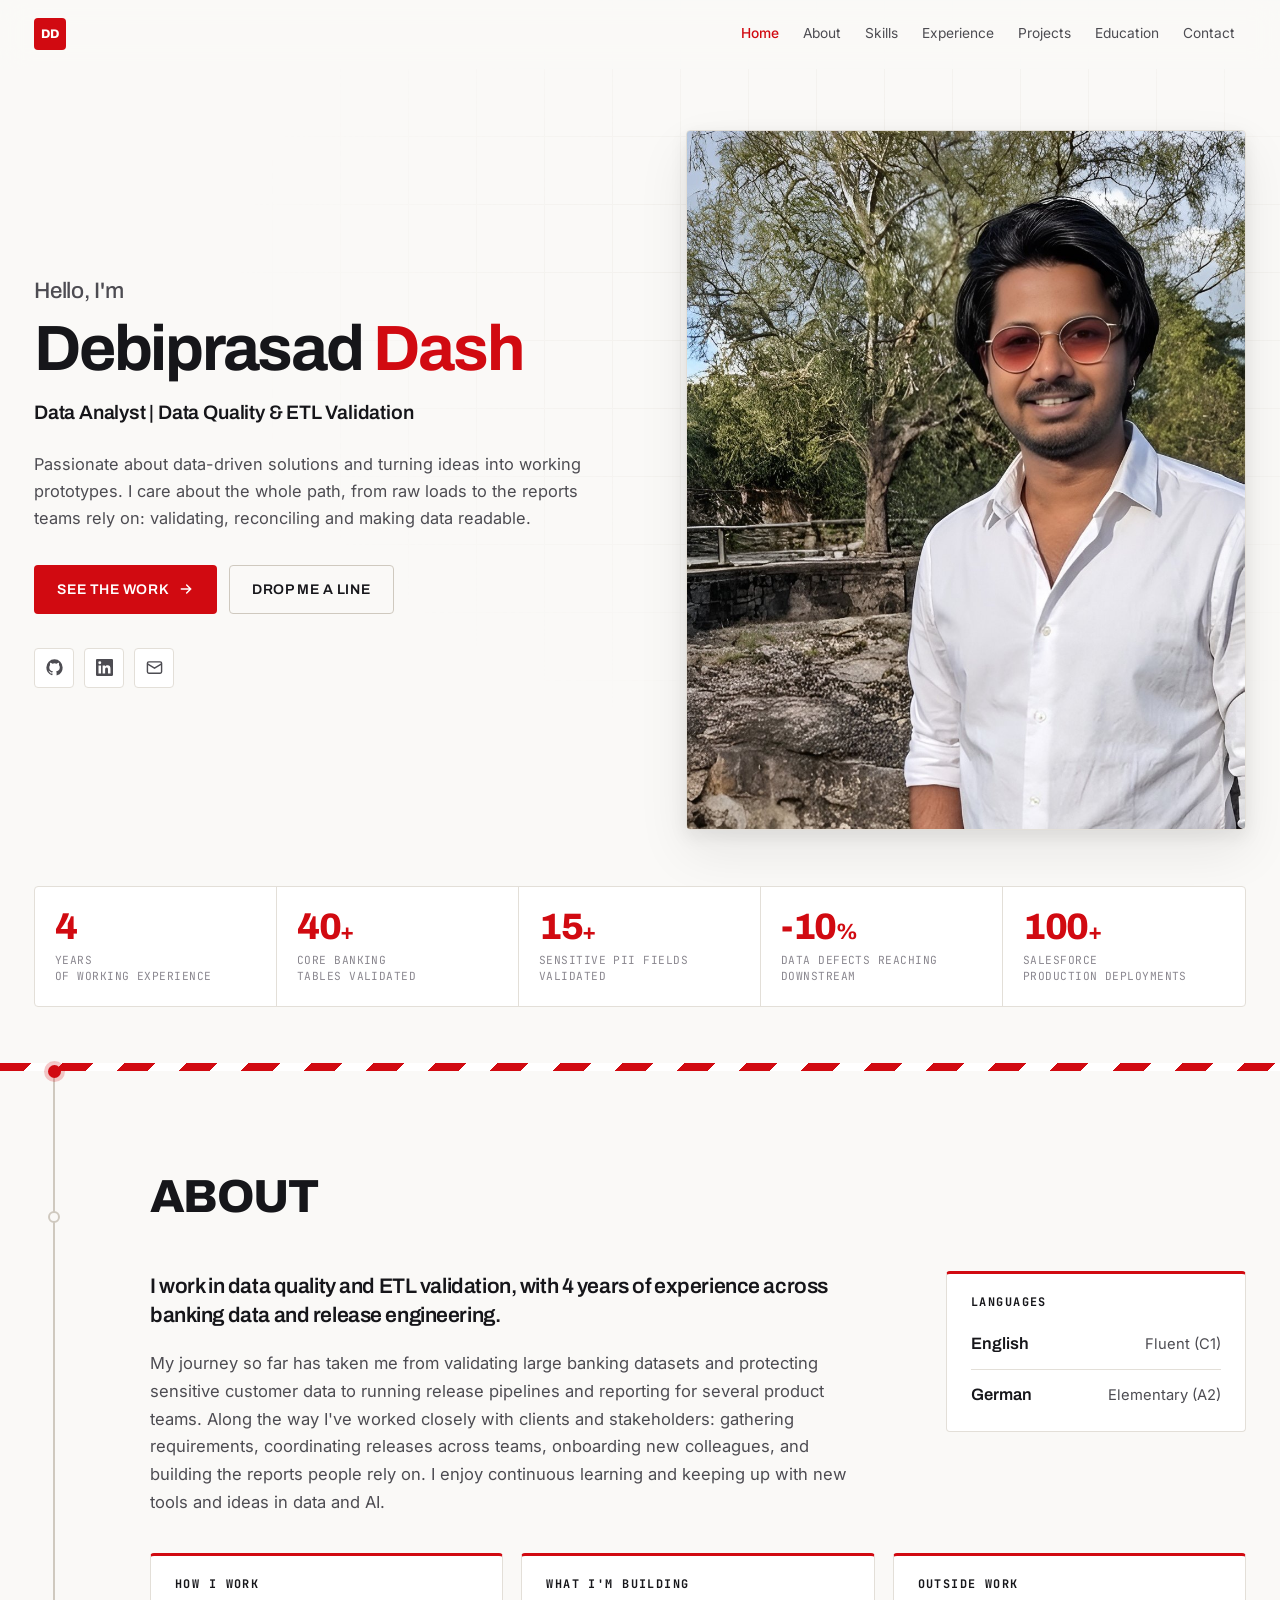
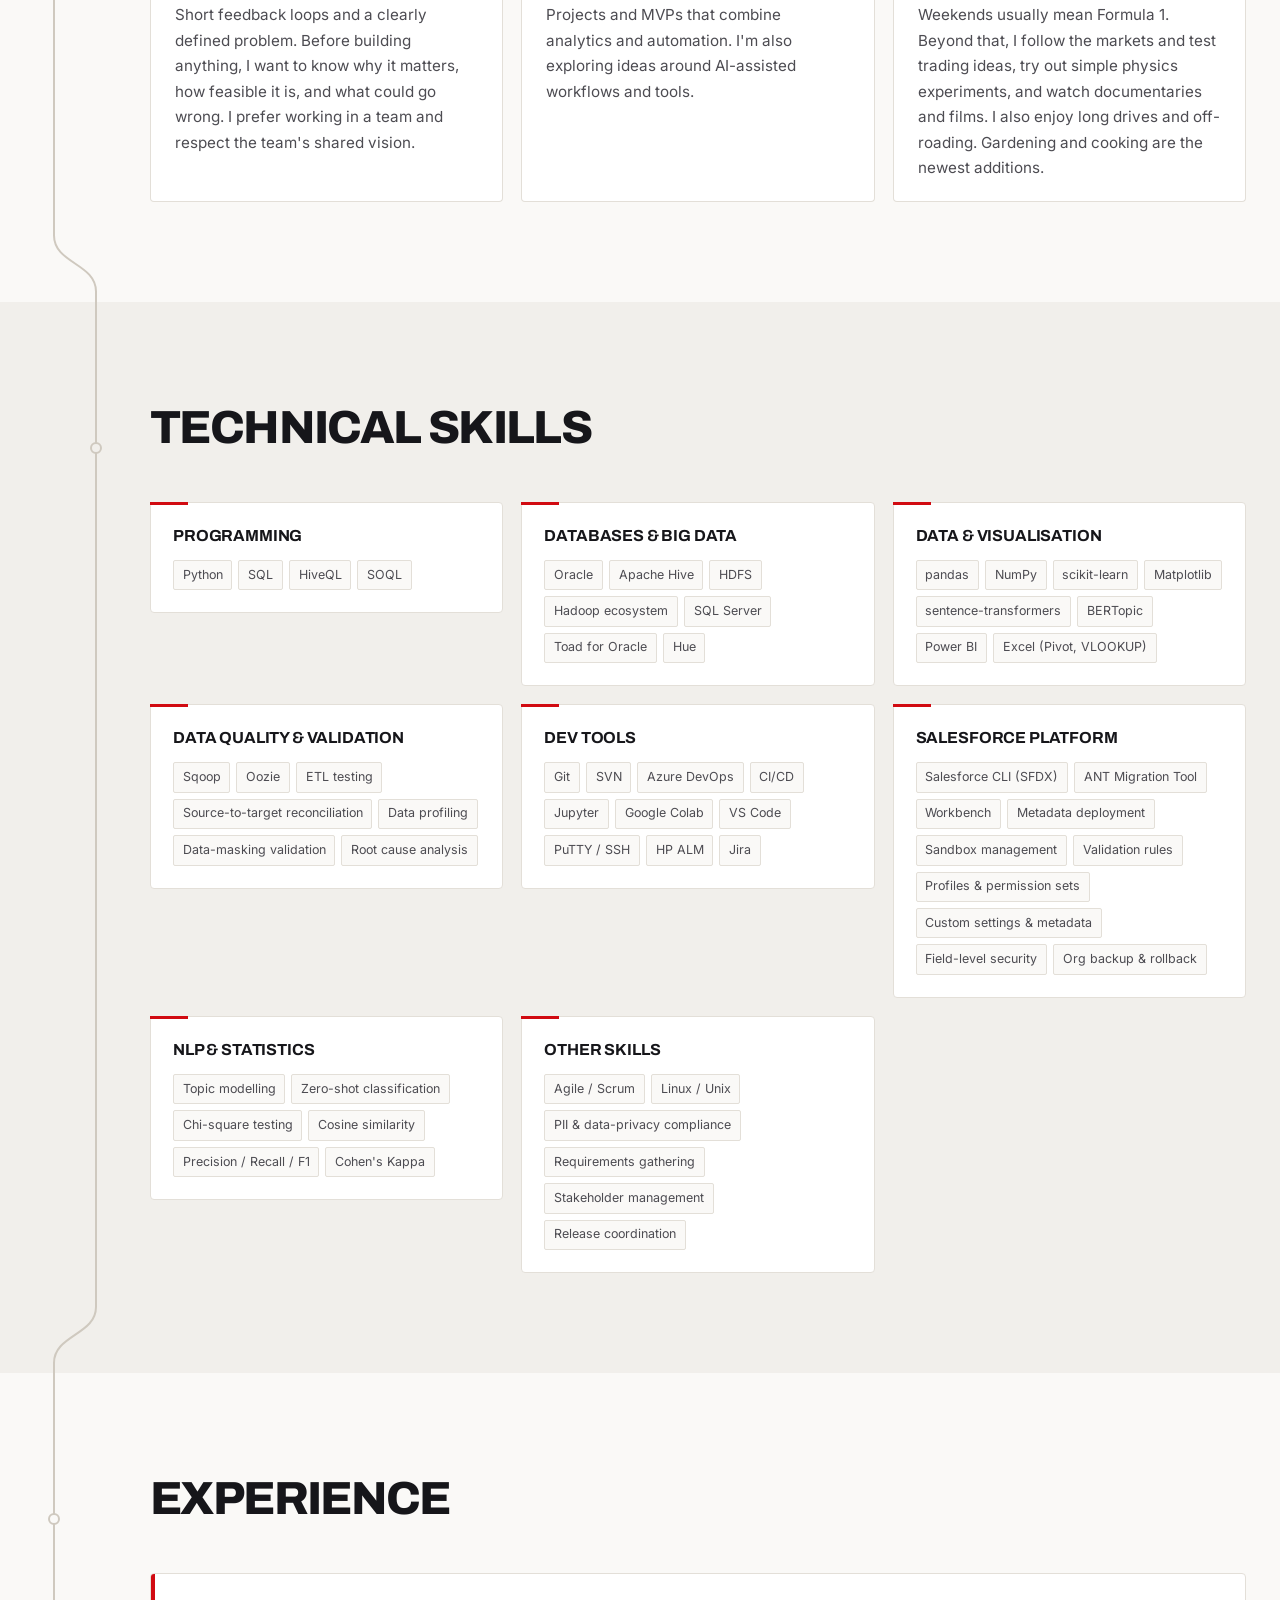
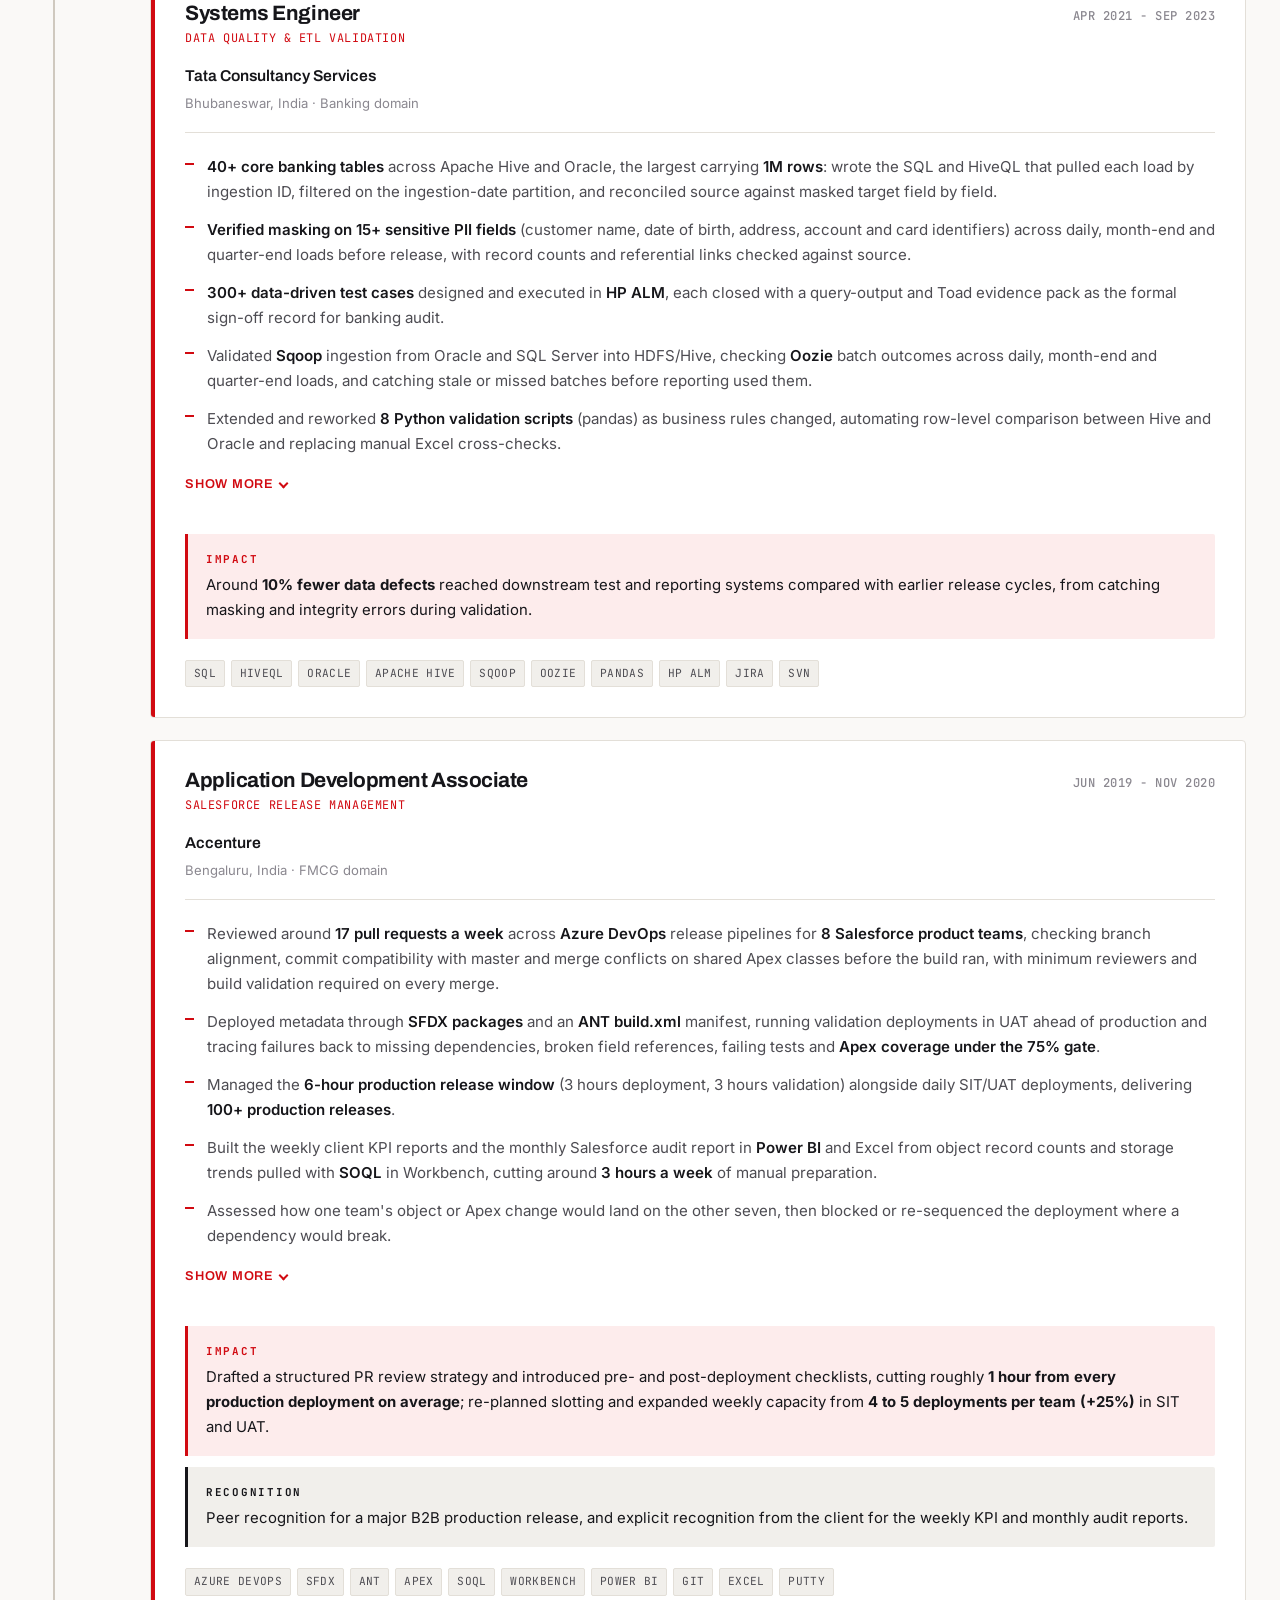
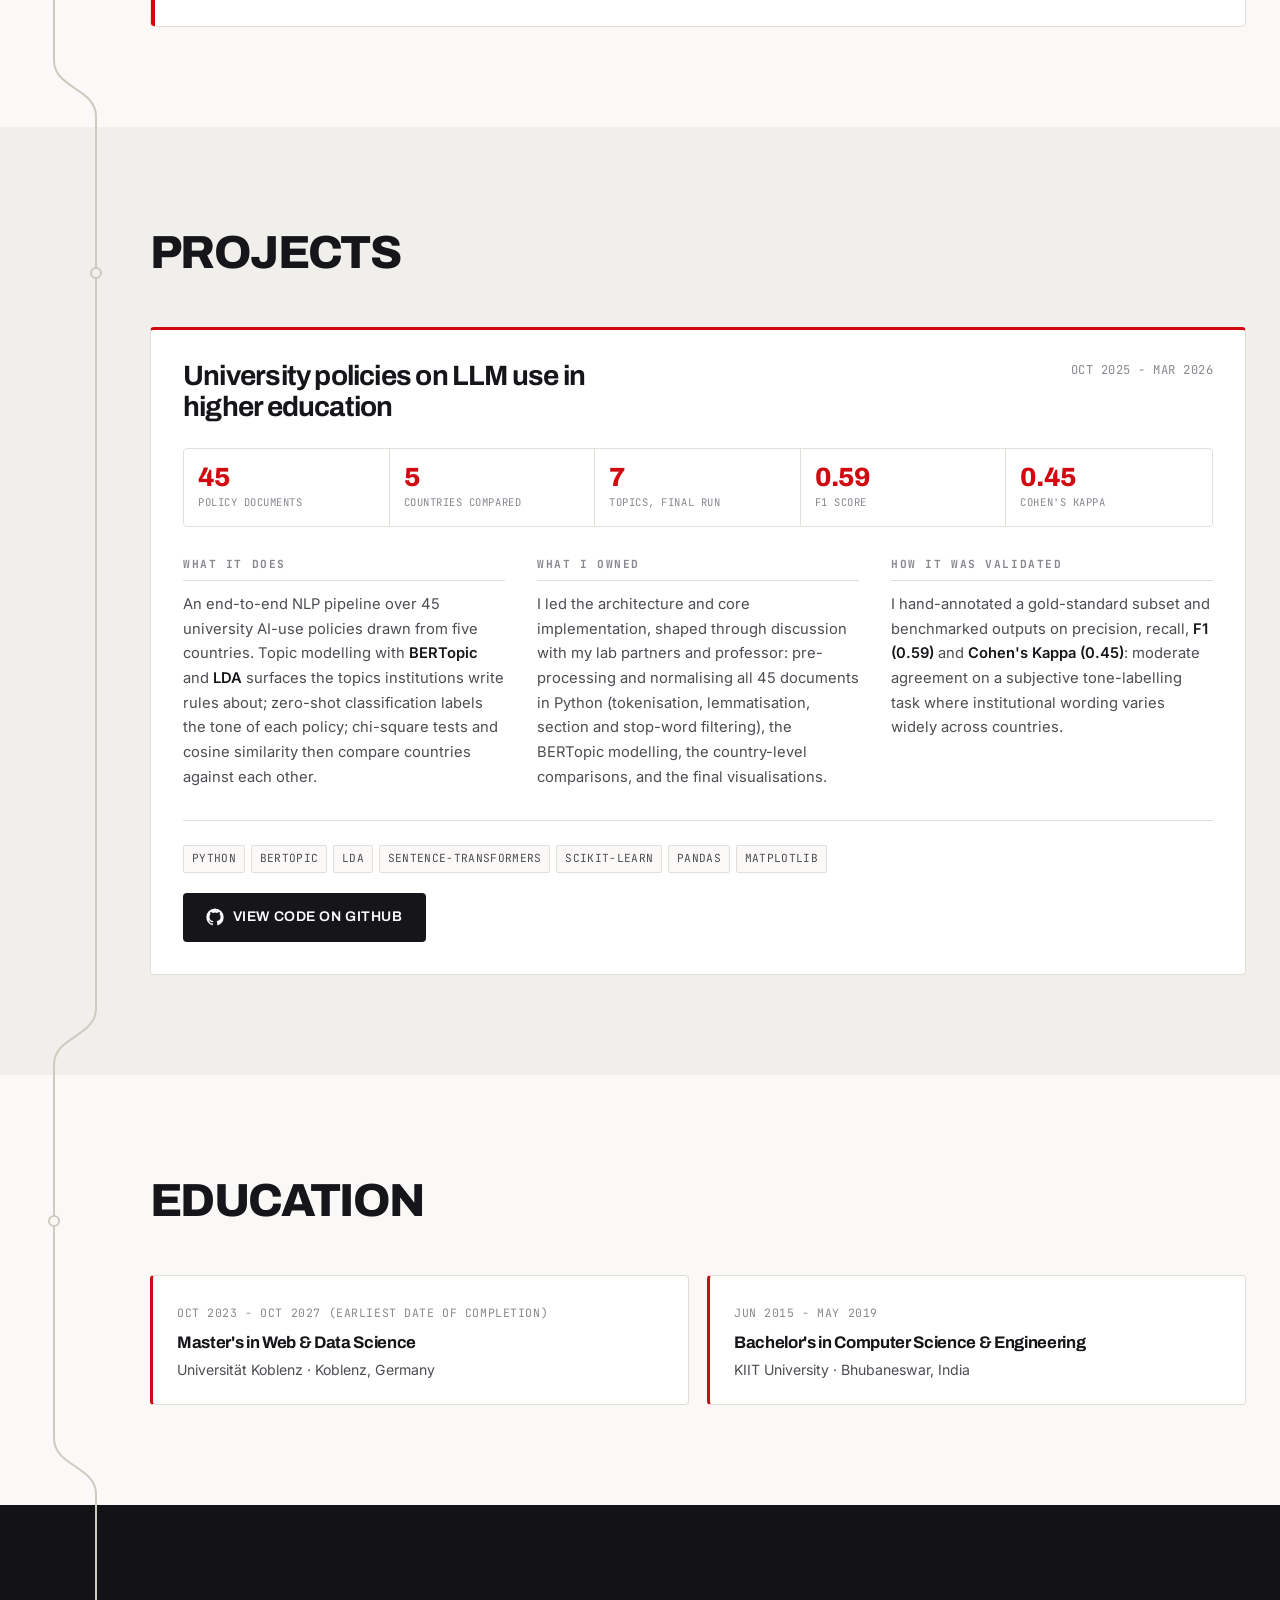
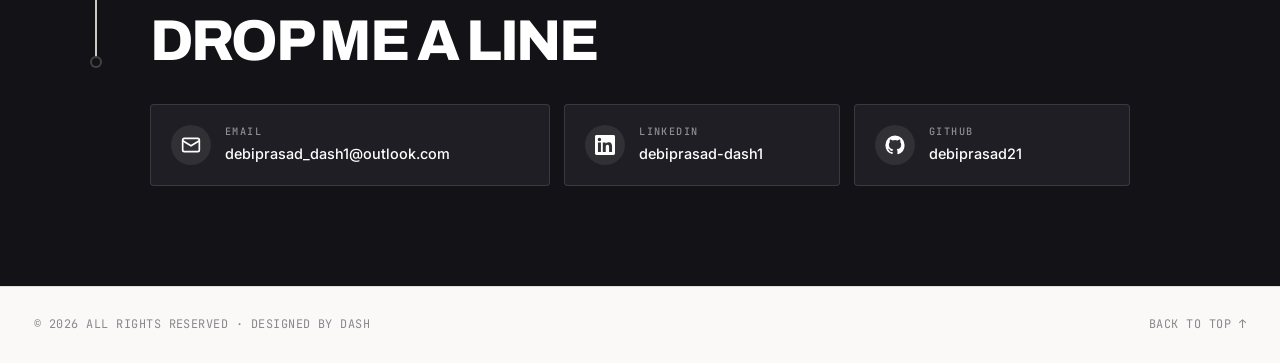
<file: index.html>
<!DOCTYPE html>
<html lang="en">
<head>
  <meta charset="UTF-8" />
  <meta name="viewport" content="width=device-width, initial-scale=1.0" />

  <!-- ============================================================
       SEO / SOCIAL PREVIEW
       The og:image is NOT shown on the page. It is the picture that
       appears when the link is pasted into LinkedIn, WhatsApp, Slack…
       It must be an absolute URL. If you move to a custom domain,
       replace https://debiprasad21.github.io in the 3 lines marked ★.
       ============================================================ -->
  <title>Debiprasad Dash | Data Analyst | Data Quality &amp; ETL Validation</title>
  <meta name="description" content="Data analyst focused on data quality and ETL validation, based in Koblenz, Germany. Banking data, SQL, Python and Power BI." />
  <meta name="author" content="Debiprasad Dash" />
  <meta property="og:type" content="website" />
  <meta property="og:title" content="Debiprasad Dash | Data Analyst | Data Quality &amp; ETL Validation" />
  <meta property="og:description" content="Data analyst focused on data quality and ETL validation, based in Koblenz, Germany. Banking data, SQL, Python and Power BI." />
  <meta property="og:url" content="https://debiprasad21.github.io/" /><!-- ★ -->
  <meta property="og:image" content="https://debiprasad21.github.io/assets/img/og-image.jpg" /><!-- ★ -->
  <meta property="og:image:width" content="1200" />
  <meta property="og:image:height" content="630" />
  <meta name="twitter:card" content="summary_large_image" />
  <meta name="twitter:image" content="https://debiprasad21.github.io/assets/img/og-image.jpg" /><!-- ★ -->
  <meta name="theme-color" content="#FAF9F7" />
  <link rel="icon" href="assets/img/favicon.svg" type="image/svg+xml" />

  <link rel="preload" href="assets/fonts/archivo.woff2" as="font" type="font/woff2" crossorigin />
  <link rel="preload" href="assets/fonts/inter.woff2" as="font" type="font/woff2" crossorigin />
  <link rel="stylesheet" href="css/style.css" />
</head>

<body>
  <a href="#about" class="skip-link">Skip to content</a>

  <!-- ==================== NAV ==================== -->
  <header class="nav" id="nav">
    <div class="container nav__inner">
      <a href="#home" class="nav__logo" aria-label="Debiprasad Dash, home">
        <span class="nav__logo-mark">DD</span>
      </a>

      <nav class="nav__links" id="navLinks" aria-label="Main navigation">
        <a href="#home"       class="nav__link">Home</a>
        <a href="#about"      class="nav__link">About</a>
        <a href="#skills"     class="nav__link">Skills</a>
        <a href="#experience" class="nav__link">Experience</a>
        <a href="#project"    class="nav__link">Projects</a>
        <a href="#education"  class="nav__link">Education</a>
        <a href="#contact"    class="nav__link">Contact</a>
      </nav>

      <button class="nav__burger" id="navBurger" aria-label="Open menu" aria-expanded="false">
        <span></span><span></span><span></span>
      </button>
    </div>
  </header>

  <!-- ======================================== -->
  <section class="home" id="home">
    <div class="home__grid-lines" aria-hidden="true"></div>
    <div class="container home__inner">

      <div class="home__text">
        <p class="home__greeting">Hello, I'm</p>

        <h1 class="home__title">
          Debiprasad <span class="home__surname">Dash</span>
        </h1>

        <p class="home__role">Data Analyst | Data Quality &amp; ETL Validation</p>

        <p class="home__sub">
          Passionate about data-driven solutions and turning ideas into working prototypes.
          I care about the whole path, from raw loads to the reports teams rely on: validating, reconciling and making data readable.
        </p>

        <div class="home__cta">
          <a href="#experience" class="btn btn--primary">
            See the work
            <svg viewBox="0 0 24 24" fill="none" stroke="currentColor" stroke-width="2.2" stroke-linecap="round"><path d="M5 12h14M13 6l6 6-6 6"/></svg>
          </a>
          <a href="#contact" class="btn btn--ghost">Drop me a line</a>
        </div>

        <ul class="home__socials">
          <li><a href="https://github.com/debiprasad21" target="_blank" rel="noopener" aria-label="GitHub">
            <svg viewBox="0 0 24 24" fill="currentColor"><path d="M12 .5A11.5 11.5 0 0 0 .5 12a11.5 11.5 0 0 0 7.86 10.92c.57.1.78-.25.78-.55v-2c-3.2.7-3.88-1.37-3.88-1.37-.53-1.34-1.29-1.7-1.29-1.7-1.05-.72.08-.7.08-.7 1.16.08 1.77 1.2 1.77 1.2 1.03 1.77 2.7 1.26 3.36.96.1-.75.4-1.26.73-1.55-2.56-.3-5.25-1.28-5.25-5.7 0-1.26.45-2.29 1.19-3.1-.12-.3-.52-1.47.11-3.06 0 0 .97-.31 3.18 1.18a11 11 0 0 1 5.8 0c2.2-1.5 3.17-1.18 3.17-1.18.63 1.59.23 2.76.12 3.05.74.82 1.18 1.85 1.18 3.11 0 4.43-2.69 5.4-5.26 5.69.41.36.78 1.07.78 2.16v3.2c0 .3.2.66.79.55A11.5 11.5 0 0 0 23.5 12 11.5 11.5 0 0 0 12 .5z"/></svg></a></li>
          <li><a href="https://linkedin.com/in/debiprasad-dash1" target="_blank" rel="noopener" aria-label="LinkedIn">
            <svg viewBox="0 0 24 24" fill="currentColor"><path d="M20.45 20.45h-3.56v-5.57c0-1.33-.02-3.04-1.85-3.04-1.85 0-2.14 1.45-2.14 2.94v5.67H9.35V9h3.41v1.56h.05c.48-.9 1.64-1.85 3.37-1.85 3.6 0 4.27 2.37 4.27 5.46v6.28zM5.34 7.43a2.06 2.06 0 1 1 0-4.13 2.06 2.06 0 0 1 0 4.13zM7.12 20.45H3.56V9h3.56v11.45zM22.22 0H1.77C.79 0 0 .77 0 1.73v20.54C0 23.23.79 24 1.77 24h20.45c.98 0 1.78-.77 1.78-1.73V1.73C24 .77 23.2 0 22.22 0z"/></svg></a></li>
          <li><a href="mailto:debiprasad_dash1@outlook.com" aria-label="Email">
            <svg viewBox="0 0 24 24" fill="none" stroke="currentColor" stroke-width="2"><rect x="2" y="4" width="20" height="16" rx="2"/><path d="m2 7 10 6 10-6"/></svg></a></li>
        </ul>
      </div>

      <div class="home__visual">
        <div class="home__photo">
          <!-- Portrait photo. Any size works — the frame crops it with
               object-fit. To move the crop up/down, change
               object-position in .home__photo img (css/style.css). -->
          <img src="assets/img/profile.jpeg" alt="Debiprasad Dash"
               onerror="this.style.display='none';this.parentElement.classList.add('is-empty')" />
          <span class="home__photo-fallback">DD</span>
        </div>
      </div>

    </div>

    <!-- Key numbers, timing-board style -->
    <div class="container">
      <ul class="board">
        <li><span class="board__num">4</span><span class="board__label">Years<br />of working experience</span></li>
        <li><span class="board__num">40<em>+</em></span><span class="board__label">Core banking<br />tables validated</span></li>
        <li><span class="board__num">15<em>+</em></span><span class="board__label">Sensitive PII fields validated </span></li>
        <li><span class="board__num">-10<em>%</em></span><span class="board__label">Data defects reaching downstream</span></li>
        <li><span class="board__num">100<em>+</em></span><span class="board__label">Salesforce<br />Production deployments</span></li>
      </ul>
    </div>

    <div class="stripe" aria-hidden="true"></div>
  </section>

  <!-- ==================== SECTIONS + CIRCUIT LINE ==================== -->
  <div class="sections" id="sections">

    <!-- The circuit line is drawn here by js/main.js -->
    <div class="track" id="track" aria-hidden="true">
      <svg class="track__svg" id="trackSvg" preserveAspectRatio="none">
        <path class="track__base"     id="trackBase"     fill="none" />
        <path class="track__progress" id="trackProgress" fill="none" />
      </svg>
      <span class="track__car" id="trackCar"></span>
    </div>

    <!-- ---------- 01 ABOUT ---------- -->
    <section class="section" id="about" data-corner="01">
      <div class="container">
        <header class="section__head reveal">
          <h2 class="section__title">About</h2>
        </header>

        <div class="about">
          <div class="about__top">
            <div class="about__intro reveal">
              <p class="lead">
              I work in data quality and ETL validation, with 4 years of experience across banking data and release engineering.
              </p>
              <p>
                My journey so far has taken me from validating large banking datasets and
                protecting sensitive customer data to running release pipelines and reporting for
                several product teams. Along the way I've worked closely with clients and
                stakeholders: gathering requirements, coordinating releases across teams,
                onboarding new colleagues, and building the reports people rely on. I enjoy
                continuous learning and keeping up with new tools and ideas in data and AI.
              </p>
            </div>

            <!-- Languages -->
            <aside class="langs reveal" aria-label="Languages">
              <h3 class="langs__title">Languages</h3>
              <dl class="langs__list">
                <div><dt>English</dt><dd>Fluent (C1)</dd></div>
                <div><dt>German</dt><dd>Elementary (A2)</dd></div>
              </dl>
            </aside>
          </div>

          <div class="about__grid">
            <article class="about__block reveal">
              <h3>How I work</h3>
              <p>
                Short feedback loops and a clearly defined problem. Before building anything, I want
                to know why it matters, how feasible it is, and what could go wrong. I prefer
                working in a team and respect the team's shared vision.
              </p>
            </article>

            <article class="about__block reveal">
              <h3>What I'm building</h3>
              <p>
                Projects and MVPs that combine analytics and automation. I'm also exploring ideas
                around AI-assisted workflows and tools.
              </p>
            </article>

            <article class="about__block reveal">
              <h3>Outside work</h3>
              <p>
                Weekends usually mean Formula 1. Beyond that, I follow the markets and test trading
                ideas, try out simple physics experiments, and watch documentaries and films. I also
                enjoy long drives and off-roading. Gardening and cooking are the newest additions.
              </p>
            </article>
          </div>
        </div>
      </div>
    </section>

    <!-- ---------- 02 SKILLS ---------- -->
    <section class="section section--alt" id="skills" data-corner="02">
      <div class="container">
        <header class="section__head reveal">
          <h2 class="section__title">Technical skills</h2>
        </header>

        <div class="skills">
          <!-- EDIT: add or remove <li> items freely. To add a group,
               copy one whole <article class="skill"> block. -->
          <article class="skill reveal">
            <h3>Programming</h3>
            <ul class="tags">
              <li>Python</li><li>SQL</li><li>HiveQL</li><li>SOQL</li>
            </ul>
          </article>

          <article class="skill reveal">
            <h3>Databases &amp; big data</h3>
            <ul class="tags">
              <li>Oracle</li><li>Apache Hive</li><li>HDFS</li><li>Hadoop ecosystem</li>
              <li>SQL Server</li><li>Toad for Oracle</li><li>Hue</li>
            </ul>
          </article>

          <article class="skill reveal">
            <h3>Data &amp; visualisation</h3>
            <ul class="tags">
              <li>pandas</li><li>NumPy</li><li>scikit-learn</li><li>Matplotlib</li>
              <li>sentence-transformers</li><li>BERTopic</li><li>Power BI</li>
              <li>Excel (Pivot, VLOOKUP)</li>
            </ul>
          </article>

          <article class="skill reveal">
            <h3>Data quality &amp; validation</h3>
            <ul class="tags">
              <li>Sqoop</li><li>Oozie</li><li>ETL testing</li>
              <li>Source-to-target reconciliation</li><li>Data profiling</li>
              <li>Data-masking validation</li><li>Root cause analysis</li>
            </ul>
          </article>

          <article class="skill reveal">
            <h3>Dev tools</h3>
            <ul class="tags">
              <li>Git</li><li>SVN</li><li>Azure DevOps</li><li>CI/CD</li>
              <li>Jupyter</li><li>Google Colab</li><li>VS Code</li>
              <li>PuTTY / SSH</li><li>HP ALM</li><li>Jira</li>
            </ul>
          </article>

          <article class="skill reveal">
            <h3>Salesforce platform</h3>
            <ul class="tags">
              <li>Salesforce CLI (SFDX)</li><li>ANT Migration Tool</li><li>Workbench</li>
              <li>Metadata deployment</li><li>Sandbox management</li>
              <li>Validation rules</li><li>Profiles &amp; permission sets</li>
              <li>Custom settings &amp; metadata</li><li>Field-level security</li>
              <li>Org backup &amp; rollback</li>
            </ul>
          </article>

          <article class="skill reveal">
            <h3>NLP &amp; statistics</h3>
            <ul class="tags">
              <li>Topic modelling</li><li>Zero-shot classification</li><li>Chi-square testing</li>
              <li>Cosine similarity</li><li>Precision / Recall / F1</li><li>Cohen's Kappa</li>
            </ul>
          </article>

          <article class="skill reveal">
            <h3>Other Skills</h3>
            <ul class="tags">
              <li>Agile / Scrum</li><li>Linux / Unix</li>
              <li>PII &amp; data-privacy compliance</li>
              <li>Requirements gathering</li><li>Stakeholder management</li>
              <li>Release coordination</li>
            </ul>
          </article>
        </div>
      </div>
    </section>

    <!-- ---------- 03 EXPERIENCE ---------- -->
    <section class="section" id="experience" data-corner="03">
      <div class="container">
        <header class="section__head reveal">
          <h2 class="section__title">Experience</h2>
        </header>

        <!-- Each role: the first 5 points are always visible. Points marked
             class="is-extra" appear in the same list after "Show more".
             Impact / Recognition always stay below the full list. -->
        <article class="role reveal">
          <div class="role__bar" aria-hidden="true"></div>
          <div class="role__body">
            <header class="role__head">
              <div>
                <h3 class="role__title">Systems Engineer</h3>
                <p class="role__scope">Data Quality &amp; ETL Validation</p>
              </div>
              <span class="role__date">Apr 2021 - Sep 2023</span>
            </header>

            <p class="role__org">
              Tata Consultancy Services
              <span class="role__meta">Bhubaneswar, India · Banking domain</span>
            </p>

            <ul class="role__points">
              <li><strong>40+ core banking tables</strong> across Apache Hive and Oracle, the largest carrying <strong>1M rows</strong>: wrote the SQL and HiveQL that pulled each load by ingestion ID, filtered on the ingestion-date partition, and reconciled source against masked target field by field.</li>
              <li><strong>Verified masking on 15+ sensitive PII fields</strong> (customer name, date of birth, address, account and card identifiers) across daily, month-end and quarter-end loads before release, with record counts and referential links checked against source.</li>
              <li><strong>300+ data-driven test cases</strong> designed and executed in <strong>HP ALM</strong>, each closed with a query-output and Toad evidence pack as the formal sign-off record for banking audit.</li>
              <li>Validated <strong>Sqoop</strong> ingestion from Oracle and SQL Server into HDFS/Hive, checking <strong>Oozie</strong> batch outcomes across daily, month-end and quarter-end loads, and catching stale or missed batches before reporting used them.</li>
              <li>Extended and reworked <strong>8 Python validation scripts</strong> (pandas) as business rules changed, automating row-level comparison between Hive and Oracle and replacing manual Excel cross-checks.</li>
              <li class="is-extra">Queries used multi-table joins, <strong>GROUP BY</strong> aggregations for row-count and checksum comparison, window functions for duplicate and sequencing checks, and partition pruning on load date, run through <strong>Hue</strong> on the Hadoop cluster and <strong>Toad for Oracle</strong> on the relational side.</li>
              <li class="is-extra">Built the reusable SQL/HiveQL validation query set and the shared checklist the test team standardised on, version-controlled in <strong>SVN</strong>, covering completeness, accuracy, consistency, uniqueness and timeliness.</li>
              <li class="is-extra"><strong>100+ data defects</strong> logged and driven to closure in Jira and HP ALM over two years: nulls, duplicates, referential breaks, missing masking and row-count mismatches.</li>
              <li class="is-extra">Requirements sessions with <strong>5 teams</strong> requesting masked data: translated each request into the right ingestion ID and table scope, then provisioned the extract. Onboarded <strong>4 new joiners</strong> on banking domain context and project processes.</li>
            </ul>

            <button class="more-btn" type="button" aria-expanded="false" hidden>
              <span class="more__open">Show more</span><span class="more__close">Show less</span>
            </button>

            <p class="role__impact">
              <span>Impact</span>
              Around <strong>10% fewer data defects</strong> reached downstream test and reporting systems compared with earlier release cycles, from catching masking and integrity errors during validation.
            </p>

            <ul class="tags tags--mono">
              <li>SQL</li><li>HiveQL</li><li>Oracle</li><li>Apache Hive</li><li>Sqoop</li>
              <li>Oozie</li><li>pandas</li><li>HP ALM</li><li>Jira</li><li>SVN</li>
            </ul>
          </div>
        </article>

        <article class="role reveal">
          <div class="role__bar" aria-hidden="true"></div>
          <div class="role__body">
            <header class="role__head">
              <div>
                <h3 class="role__title">Application Development Associate</h3>
                <p class="role__scope">Salesforce Release Management</p>
              </div>
              <span class="role__date">Jun 2019 - Nov 2020</span>
            </header>

            <p class="role__org">
              Accenture
              <span class="role__meta">Bengaluru, India · FMCG domain </span>
            </p>

            <ul class="role__points">
              <li>Reviewed around <strong>17 pull requests a week</strong> across <strong>Azure DevOps</strong> release pipelines for <strong>8 Salesforce product teams</strong>, checking branch alignment, commit compatibility with master and merge conflicts on shared Apex classes before the build ran, with minimum reviewers and build validation required on every merge.</li>
              <li>Deployed metadata through <strong>SFDX packages</strong> and an <strong>ANT build.xml</strong> manifest, running validation deployments in UAT ahead of production and tracing failures back to missing dependencies, broken field references, failing tests and <strong>Apex coverage under the 75% gate</strong>.</li>
              <li>Managed the <strong>6-hour production release window</strong> (3 hours deployment, 3 hours validation) alongside daily SIT/UAT deployments, delivering <strong>100+ production releases</strong>.</li>
              <li>Built the weekly client KPI reports and the monthly Salesforce audit report in <strong>Power BI</strong> and Excel from object record counts and storage trends pulled with <strong>SOQL</strong> in Workbench, cutting around <strong>3 hours a week</strong> of manual preparation.</li>
              <li>Assessed how one team's object or Apex change would land on the other seven, then blocked or re-sequenced the deployment where a dependency would break.</li>
              <li class="is-extra">Handled Salesforce configuration around every release, including validation rules, custom settings and custom metadata types, picklist values, profile and permission-set changes and field-level security, then rescheduled Apex jobs and re-checked key KPIs as a smoke test.</li>
              <li class="is-extra">Managed <strong>3 Full Copy sandboxes</strong> plus Partial Copy and Developer Pro orgs, taking a full org backup over SSH (PuTTY) before every production release so a failed deployment could roll back.</li>
              <li class="is-extra">Built and presented the <strong>weekly release agenda</strong> to all 8 teams, covering what had merged, what was queued and where two teams' changes would collide.</li>
              <li class="is-extra">Resolved merge conflicts on shared Apex classes in the <strong>Git CLI</strong> when the Azure DevOps UI couldn't.</li>
            </ul>
            </ul>

            <button class="more-btn" type="button" aria-expanded="false" hidden>
              <span class="more__open">Show more</span><span class="more__close">Show less</span>
            </button>

            <p class="role__impact">
              <span>Impact</span>
              Drafted a structured PR review strategy and introduced pre- and post-deployment checklists, cutting roughly
              <strong>1 hour from every production deployment on average</strong>; re-planned slotting and expanded weekly capacity
              from <strong>4 to 5 deployments per team (+25%)</strong> in SIT and UAT.
            </p>

            <p class="role__impact role__impact--recognition">
              <span>Recognition</span>
              Peer recognition for a major B2B production release, and explicit recognition from the client for the
              weekly KPI and monthly audit reports.
            </p>

            <ul class="tags tags--mono">
              <li>Azure DevOps</li><li>SFDX</li><li>ANT</li><li>Apex</li><li>SOQL</li>
              <li>Workbench</li><li>Power BI</li><li>Git</li><li>Excel</li><li>PuTTY</li>
            </ul>
          </div>
        </article>
      </div>
    </section>

    <!-- ---------- 04 PROJECT ---------- -->
    <section class="section section--alt" id="project" data-corner="04">
      <div class="container">
        <header class="section__head reveal">
          <h2 class="section__title">Projects</h2>
        </header>

        <!-- ============================================================
             TO ADD A SECOND PROJECT LATER:
             1. Copy this whole <article class="case"> block and paste it
                directly below this one.
             2. In css/style.css find ".cases" and change
                grid-template-columns to: repeat(auto-fit, minmax(420px, 1fr));
                Two projects will then sit side by side.
             3. (Section title is already "Projects")
                to "Projects".
             ============================================================ -->
        <div class="cases">
          <article class="case reveal">
            <div class="case__head">
              <div>
                <h3 class="case__title">University policies on LLM use in higher education</h3>
              </div>
              <span class="case__date">Oct 2025 - Mar 2026</span>
            </div>

            <ul class="case__stats">
              <li><span>45</span><small>Policy documents</small></li>
              <li><span>5</span><small>Countries compared</small></li>
              <li><span>7</span><small>Topics, final run</small></li>
              <li><span>0.59</span><small>F1 score</small></li>
              <li><span>0.45</span><small>Cohen's Kappa</small></li>
            </ul>

            <div class="case__cols">
              <div class="case__col">
                <h4>What it does</h4>
                <p>
                  An end-to-end NLP pipeline over 45 university AI-use policies drawn from five
                  countries. Topic modelling with <strong>BERTopic</strong> and <strong>LDA</strong>
                  surfaces the topics institutions write rules about; zero-shot classification
                  labels the tone of each policy; chi-square tests and cosine similarity then
                  compare countries against each other.
                </p>
              </div>
              <div class="case__col">
                <h4>What I owned</h4>
                <p>
                  I led the architecture and core implementation, shaped through discussion with my
                  lab partners and professor: pre-processing and normalising all 45 documents in Python
                  (tokenisation, lemmatisation, section and stop-word filtering), the BERTopic
                  modelling, the country-level comparisons, and the final visualisations.
                </p>
              </div>
              <div class="case__col">
                <h4>How it was validated</h4>
                <p>
                  I hand-annotated a gold-standard subset and benchmarked outputs on precision,
                  recall, <strong>F1 (0.59)</strong> and <strong>Cohen's Kappa (0.45)</strong>:
                  moderate agreement on a subjective tone-labelling task where institutional
                  wording varies widely across countries.
                </p>
              </div>
            </div>

            <footer class="case__foot">
              <ul class="tags tags--mono">
                <li>Python</li><li>BERTopic</li><li>LDA</li><li>sentence-transformers</li>
                <li>scikit-learn</li><li>pandas</li><li>Matplotlib</li>
              </ul>
              <a class="btn btn--dark case__repo" href="https://github.com/debiprasad21/Uni-Policies-LLM" target="_blank" rel="noopener noreferrer">
                <svg viewBox="0 0 24 24" fill="currentColor" aria-hidden="true"><path d="M12 .5A11.5 11.5 0 0 0 .5 12a11.5 11.5 0 0 0 7.86 10.92c.57.1.78-.25.78-.55v-2c-3.2.7-3.88-1.37-3.88-1.37-.53-1.34-1.29-1.7-1.29-1.7-1.05-.72.08-.7.08-.7 1.16.08 1.77 1.2 1.77 1.2 1.03 1.77 2.7 1.26 3.36.96.1-.75.4-1.26.73-1.55-2.56-.3-5.25-1.28-5.25-5.7 0-1.26.45-2.29 1.19-3.1-.12-.3-.52-1.47.11-3.06 0 0 .97-.31 3.18 1.18a11 11 0 0 1 5.8 0c2.2-1.5 3.17-1.18 3.17-1.18.63 1.59.23 2.76.12 3.05.74.82 1.18 1.85 1.18 3.11 0 4.43-2.69 5.4-5.26 5.69.41.36.78 1.07.78 2.16v3.2c0 .3.2.66.79.55A11.5 11.5 0 0 0 23.5 12 11.5 11.5 0 0 0 12 .5z"/></svg>
                View code on GitHub
              </a>
            </footer>
          </article>
        </div>
      </div>
    </section>

    <!-- ---------- 05 EDUCATION ---------- -->
    <section class="section" id="education" data-corner="05">
      <div class="container">
        <header class="section__head reveal">
          <h2 class="section__title">Education</h2>
        </header>

        <div class="edu">
          <article class="edu__item reveal">
            <span class="edu__date">Oct 2023 - Oct 2027 (Earliest date of completion)</span>
            <h3>Master's in Web &amp; Data Science</h3>
            <p class="edu__org">Universität Koblenz · Koblenz, Germany</p>
          </article>

          <article class="edu__item reveal">
            <span class="edu__date">Jun 2015 - May 2019</span>
            <h3>Bachelor's in Computer Science &amp; Engineering</h3>
            <p class="edu__org">KIIT University · Bhubaneswar, India</p>
          </article>
        </div>
      </div>
    </section>

    <!-- ---------- 06 CONTACT ---------- -->
    <section class="section section--dark" id="contact" data-corner="06">
      <div class="container">
        <div class="contact reveal">
          <h2 class="contact__title">Drop me a line</h2>

          <ul class="contact__list">
            <li><a href="mailto:debiprasad_dash1@outlook.com">
              <span class="contact__icon"><svg viewBox="0 0 24 24" fill="none" stroke="currentColor" stroke-width="2" aria-hidden="true"><rect x="2" y="4" width="20" height="16" rx="2"/><path d="m2 7 10 6 10-6"/></svg></span>
              <span class="contact__text"><small>Email</small>debiprasad_dash1@outlook.com</span>
            </a></li>
            <li><a href="https://linkedin.com/in/debiprasad-dash1" target="_blank" rel="noopener noreferrer">
              <span class="contact__icon"><svg viewBox="0 0 24 24" fill="currentColor" aria-hidden="true"><path d="M20.45 20.45h-3.56v-5.57c0-1.33-.02-3.04-1.85-3.04-1.85 0-2.14 1.45-2.14 2.94v5.67H9.35V9h3.41v1.56h.05c.48-.9 1.64-1.85 3.37-1.85 3.6 0 4.27 2.37 4.27 5.46v6.28zM5.34 7.43a2.06 2.06 0 1 1 0-4.13 2.06 2.06 0 0 1 0 4.13zM7.12 20.45H3.56V9h3.56v11.45zM22.22 0H1.77C.79 0 0 .77 0 1.73v20.54C0 23.23.79 24 1.77 24h20.45c.98 0 1.78-.77 1.78-1.73V1.73C24 .77 23.2 0 22.22 0z"/></svg></span>
              <span class="contact__text"><small>LinkedIn</small>debiprasad-dash1</span>
            </a></li>
            <li><a href="https://github.com/debiprasad21" target="_blank" rel="noopener noreferrer">
              <span class="contact__icon"><svg viewBox="0 0 24 24" fill="currentColor" aria-hidden="true"><path d="M12 .5A11.5 11.5 0 0 0 .5 12a11.5 11.5 0 0 0 7.86 10.92c.57.1.78-.25.78-.55v-2c-3.2.7-3.88-1.37-3.88-1.37-.53-1.34-1.29-1.7-1.29-1.7-1.05-.72.08-.7.08-.7 1.16.08 1.77 1.2 1.77 1.2 1.03 1.77 2.7 1.26 3.36.96.1-.75.4-1.26.73-1.55-2.56-.3-5.25-1.28-5.25-5.7 0-1.26.45-2.29 1.19-3.1-.12-.3-.52-1.47.11-3.06 0 0 .97-.31 3.18 1.18a11 11 0 0 1 5.8 0c2.2-1.5 3.17-1.18 3.17-1.18.63 1.59.23 2.76.12 3.05.74.82 1.18 1.85 1.18 3.11 0 4.43-2.69 5.4-5.26 5.69.41.36.78 1.07.78 2.16v3.2c0 .3.2.66.79.55A11.5 11.5 0 0 0 23.5 12 11.5 11.5 0 0 0 12 .5z"/></svg></span>
              <span class="contact__text"><small>GitHub</small>debiprasad21</span>
            </a></li>
          </ul>
        </div>
      </div>
    </section>

  </div><!-- /.sections -->

  <footer class="footer">
    <div class="container footer__inner">
      <p>© <span id="year">2026</span> All rights reserved · Designed by Dash</p>
      <a href="#home" class="footer__top">Back to top ↑</a>
    </div>
  </footer>

  <script src="js/main.js"></script>
</body>
</html>
</file>
<file: css/style.css>
/* ==========================================================================
   Debiprasad Dash — Portfolio
   Change the tokens in :root and the whole site follows.
   ========================================================================== */

/* ---------- 0. FONTS (self-hosted — no requests to Google, GDPR-safe) ---------- */
@font-face {
  font-family: "Archivo"; font-style: normal; font-weight: 100 900; font-display: swap;
  src: url("../assets/fonts/archivo.woff2") format("woff2");
}
@font-face {
  font-family: "Inter"; font-style: normal; font-weight: 100 900; font-display: swap;
  src: url("../assets/fonts/inter.woff2") format("woff2");
}
@font-face {
  font-family: "JetBrains Mono"; font-style: normal; font-weight: 100 800; font-display: swap;
  src: url("../assets/fonts/jetbrains-mono.woff2") format("woff2");
}

/* ---------- 1. TOKENS ---------- */
:root {
  /* Palette — off-white page, racing red accent */
  --bg:            #FAF9F7;
  --bg-alt:        #F1EFEB;
  --surface:       #FFFFFF;
  --border:        #E3DFD8;
  --border-strong: #CFC9BF;

  --text:          #16161A;
  --text-soft:     #4D4C52;
  --text-muted:    #8A878F;

  --accent:        #D10A11;   /* racing red */
  --accent-dark:   #A30409;
  --accent-soft:   #FDECEC;

  --carbon:        #131317;   /* dark band for the contact section */
  --carbon-soft:   #1E1E24;

  /* Type */
  --font-head: "Archivo", system-ui, sans-serif;
  --font-body: "Inter", system-ui, -apple-system, "Segoe UI", sans-serif;
  --font-mono: "JetBrains Mono", ui-monospace, "SF Mono", monospace;

  /* Layout */
  --maxw:   1260px;
  --gutter: 24px;
  --rail:   88px;          /* width of the circuit-line column */
  --radius: 4px;           /* deliberately sharp — technical, not soft */

  --shadow-sm: 0 1px 2px rgba(22,22,26,.05);
  --shadow-md: 0 2px 6px rgba(22,22,26,.06), 0 10px 26px rgba(22,22,26,.05);
  --shadow-lg: 0 6px 18px rgba(22,22,26,.08), 0 22px 52px rgba(22,22,26,.08);

  --ease: cubic-bezier(.22,.61,.36,1);
}

/* ---------- 2. BASE ---------- */
*, *::before, *::after { box-sizing: border-box; }

html {
  scroll-behavior: smooth;
  scroll-padding-top: 88px;
  -webkit-text-size-adjust: 100%;
}

body {
  margin: 0;
  background: var(--bg);
  color: var(--text);
  font-family: var(--font-body);
  font-size: 16.5px;
  line-height: 1.68;
  -webkit-font-smoothing: antialiased;
  overflow-x: hidden;
}

img { max-width: 100%; display: block; }
a   { color: inherit; text-decoration: none; }
ul  { list-style: none; margin: 0; padding: 0; }
p   { margin: 0 0 1rem; }
h1, h2, h3, h4 { margin: 0; font-family: var(--font-head); line-height: 1.12; font-weight: 700; }
button { font: inherit; cursor: pointer; border: none; background: none; color: inherit; }

::selection { background: var(--accent); color: #fff; }
:focus-visible { outline: 2px solid var(--accent); outline-offset: 3px; }

.container {
  width: 100%;
  max-width: var(--maxw);
  margin-inline: auto;
  padding-inline: var(--gutter);
}

.skip-link {
  position: absolute; left: -9999px; top: 0; z-index: 999;
  background: var(--accent); color: #fff; padding: 10px 18px;
}
.skip-link:focus { left: 0; }

/* ---------- 4. BUTTONS ---------- */
.btn {
  display: inline-flex; align-items: center; justify-content: center; gap: .6em;
  padding: .85em 1.6em;
  border: 1px solid transparent; border-radius: var(--radius);
  font-family: var(--font-head);
  font-size: .875rem; font-weight: 600; letter-spacing: .04em; text-transform: uppercase;
  transition: background .2s var(--ease), color .2s var(--ease),
              border-color .2s var(--ease), transform .18s var(--ease);
  white-space: nowrap;
}
.btn svg { width: 16px; height: 16px; }
.btn:hover  { transform: translateY(-2px); }
.btn:active { transform: translateY(0); }

.btn--primary { background: var(--accent); color: #fff; }
.btn--primary:hover { background: var(--accent-dark); }

.btn--ghost { border-color: var(--border-strong); color: var(--text); }
.btn--ghost:hover { border-color: var(--text); background: var(--text); color: var(--bg); }

.btn--light { background: #fff; color: var(--carbon); }
.btn--light:hover { background: var(--accent); color: #fff; }

.btn--outline { border-color: rgba(255,255,255,.35); color: #fff; }
.btn--outline:hover { border-color: #fff; background: #fff; color: var(--carbon); }

.btn--dark { background: var(--text); color: #fff; }
.btn--dark:hover { background: var(--accent); }
.btn--dark svg { width: 18px; height: 18px; }

.btn--sm   { padding: .6em 1.1em; font-size: .78rem; }
.btn--lg   { padding: 1em 1.9em; font-size: .9rem; }
.btn--full { width: 100%; margin-top: 1.4rem; }

/* ---------- 5. NAV ---------- */
.nav {
  position: fixed; inset: 0 0 auto 0; z-index: 150;
  background: color-mix(in srgb, var(--bg) 85%, transparent);
  backdrop-filter: saturate(180%) blur(14px);
  -webkit-backdrop-filter: saturate(180%) blur(14px);
  border-bottom: 1px solid transparent;
  transition: border-color .25s var(--ease), background .25s var(--ease);
}
.nav.is-scrolled { border-bottom-color: var(--border); }

.nav__inner { display: flex; align-items: center; justify-content: space-between; height: 68px; gap: 16px; }

.nav__logo { display: flex; align-items: center; gap: .6rem; min-width: 44px; min-height: 44px; }
.nav__logo-mark {
  display: grid; place-items: center;
  width: 32px; height: 32px; border-radius: var(--radius);
  background: var(--accent); color: #fff;
  font-family: var(--font-head); font-size: .78rem; font-weight: 800; letter-spacing: .03em;
  transition: background .2s var(--ease);
}
.nav__logo:hover .nav__logo-mark { background: var(--text); }
.nav__logo-text {
  font-family: var(--font-head); font-size: .92rem; font-weight: 700; letter-spacing: -.01em;
}

.nav__links { display: flex; align-items: center; gap: 2px; }
.nav__link {
  display: flex; align-items: baseline; gap: .4em;
  padding: .5em .8em; border-radius: var(--radius);
  font-size: .86rem; color: var(--text-soft);
  transition: color .2s var(--ease), background .2s var(--ease);
}
.nav__link em {
  font-family: var(--font-mono); font-style: normal;
  font-size: .68rem; color: var(--text-muted);
  transition: color .2s var(--ease);
}
.nav__link:hover { color: var(--text); background: var(--bg-alt); }
.nav__link.is-active { color: var(--accent); font-weight: 500; }
.nav__link.is-active em { color: var(--accent); }
.nav__cta { margin-left: 10px; }

.nav__burger { display: none; flex-direction: column; justify-content: center; align-items: center; gap: 5px; width: 44px; height: 44px; }
.nav__burger span {
  display: block; width: 22px; height: 2px; background: var(--text);
  transition: transform .3s var(--ease), opacity .2s var(--ease);
}
.nav__burger.is-open span:nth-child(1) { transform: translateY(7px) rotate(45deg); }
.nav__burger.is-open span:nth-child(2) { opacity: 0; }
.nav__burger.is-open span:nth-child(3) { transform: translateY(-7px) rotate(-45deg); }

/* ---------- 6. HERO ---------- */
.home { position: relative; padding-top: 130px; overflow: hidden; }

.home__grid-lines {
  position: absolute; inset: 0; pointer-events: none; opacity: .5;
  background-image:
    linear-gradient(to right, var(--border) 1px, transparent 1px),
    linear-gradient(to bottom, var(--border) 1px, transparent 1px);
  background-size: 68px 68px;
  mask-image: radial-gradient(ellipse 75% 60% at 72% 28%, #000, transparent 72%);
  -webkit-mask-image: radial-gradient(ellipse 75% 60% at 72% 28%, #000, transparent 72%);
}

.home__inner {
  position: relative;
  display: grid; grid-template-columns: 1fr 1fr;
  gap: 32px; align-items: center;
  padding-bottom: 56px;
}

.home__greeting {
  font-family: var(--font-head);
  font-size: clamp(1.05rem, 2.2vw, 1.4rem);
  font-weight: 500; color: var(--text-soft);
  letter-spacing: -.01em; margin-bottom: .35rem;
}

/* Name: one line, solid, no outline trick. The red sits on the surname only. */
.home__title {
  font-size: clamp(2.35rem, 5.6vw, 4rem);
  font-weight: 700; letter-spacing: -.035em; line-height: 1.02;
  margin-bottom: 1rem;
}
.home__surname { color: var(--accent); }

.home__role {
  font-family: var(--font-head); font-size: clamp(1rem, 2vw, 1.22rem);
  font-weight: 600; letter-spacing: -.01em; margin-bottom: 1.3rem;
}
.home__role .sep { color: var(--accent); }

.home__sub {
  max-width: 58ch; color: var(--text-soft); font-size: 1.02rem; margin-bottom: 2rem;
}
.home__sub strong { color: var(--text); font-weight: 600; }

.home__cta { display: flex; flex-wrap: wrap; gap: 12px; margin-bottom: 2.1rem; }

.home__socials { display: flex; gap: 10px; }
.home__socials a {
  display: grid; place-items: center;
  width: 40px; height: 40px; border-radius: var(--radius);
  background: var(--surface); border: 1px solid var(--border); color: var(--text-soft);
  transition: all .2s var(--ease);
}
.home__socials svg { width: 17px; height: 17px; }
.home__socials a:hover {
  background: var(--accent); border-color: var(--accent); color: #fff; transform: translateY(-2px);
}

/* home photo */
.home__visual { position: relative; }
.home__photo {
  position: relative; aspect-ratio: 4/5; width: 100%; max-width: 560px;
  margin-left: auto; overflow: hidden;
  border: 1px solid var(--border); border-radius: var(--radius);
  background: linear-gradient(160deg, var(--accent-soft), var(--bg-alt));
  box-shadow: var(--shadow-lg);
  display: grid; place-items: center;
}
.home__photo img {
  /* Absolute, so the photo can never stretch the 4:5 frame */
  position: absolute; inset: 0;
  width: 100%; height: 100%; object-fit: cover;
  /* Your photo is full-length, so it's zoomed in to make you fill the
     frame. To adjust:  scale(…)  = how close (1 = no zoom)
                        transform-origin = which point stays put (x y) */
  object-position: 50% 50%;
  transform: scale(1);
  transform-origin: 50% 50%;
}
.home__photo-fallback {
  position: absolute; display: none;
  font-family: var(--font-head); font-size: 4.5rem; font-weight: 800;
  color: color-mix(in srgb, var(--accent) 28%, transparent);
}
.home__photo.is-empty .home__photo-fallback { display: block; }

/* timing board */
.board {
  position: relative;
  display: grid; grid-template-columns: repeat(5, 1fr);
  border: 1px solid var(--border); border-radius: var(--radius);
  background: var(--surface); overflow: hidden;
  margin-bottom: 56px;
}
.board li {
  padding: 22px 20px;
  border-right: 1px solid var(--border);
  display: flex; flex-direction: column; gap: 6px;
}
.board li:last-child { border-right: none; }
.board__num {
  font-family: var(--font-head); font-size: clamp(1.6rem, 3vw, 2.3rem);
  font-weight: 800; letter-spacing: -.035em; line-height: 1; color: var(--accent);
}
.board__num em { font-style: normal; font-size: .6em; }
.board__label {
  font-family: var(--font-mono); font-size: .7rem; line-height: 1.45;
  letter-spacing: .04em; text-transform: uppercase; color: var(--text-muted);
}

/* red/white kerb stripe */
.stripe {
  height: 8px;
  background: repeating-linear-gradient(
    135deg,
    var(--accent) 0 22px,
    #fff 22px 44px
  );
}

/* ---------- 7. CIRCUIT LINE ---------- */
.sections { position: relative; }

.track {
  position: absolute; top: 0; height: 100%;
  left: max(var(--gutter), calc(50% - var(--maxw) / 2 + var(--gutter)));
  width: var(--rail);
  pointer-events: none; z-index: 1;
}
.track__svg { width: 100%; height: 100%; display: block; overflow: visible; }

.track__base {
  stroke: var(--border-strong);
  stroke-width: 2;
  stroke-linecap: round;
  stroke-linejoin: round;
}
.track__progress {
  stroke: var(--accent);
  stroke-width: 2.5;
  stroke-linecap: round;
  stroke-linejoin: round;
}
.track__car {
  position: absolute; top: 0; left: 0;
  width: 13px; height: 13px; margin: -6.5px 0 0 -6.5px;
  border-radius: 50%; background: var(--accent);
  box-shadow: 0 0 0 4px color-mix(in srgb, var(--accent) 22%, transparent);
  opacity: 0; transition: opacity .3s var(--ease);
}
.track.is-ready .track__car { opacity: 1; }

/* Numbered corner markers, placed by JS */
.corner {
  position: absolute;
  width: 12px; height: 12px; margin: -6px 0 0 -6px;
  border: 2px solid var(--border-strong); border-radius: 50%;
  background: var(--bg);
  transition: border-color .3s var(--ease), color .3s var(--ease), background .3s var(--ease);
}
.corner.on-alt { background: var(--bg-alt); }
.corner.on-dark { background: var(--carbon); border-color: rgba(255,255,255,.2); color: rgba(255,255,255,.55); }
.corner.is-passed { border-color: var(--accent); background: var(--accent); }

/* Fallback straight line if JS doesn't run */
.track:not(.is-ready)::before {
  content: ""; position: absolute; top: 0; bottom: 0; left: 18px;
  width: 2px; background: var(--border-strong);
}

/* ---------- 8. SECTIONS ---------- */
.section { position: relative; padding: 100px 0; }
.section--alt  { background: var(--bg-alt); }
.section--dark { background: var(--carbon); color: #fff; }

.section__head { max-width: 640px; margin-bottom: 48px; }
.section__title {
  font-size: clamp(1.9rem, 4vw, 2.9rem);
  font-weight: 800; letter-spacing: -.035em; text-transform: uppercase;
}
.section__sub { margin-top: .85rem; color: var(--text-soft); }

/* ---------- 9. ABOUT ---------- */
.about__top {
  display: grid; grid-template-columns: minmax(0, 1fr) 300px;
  gap: 40px; align-items: start; margin-bottom: 36px;
}
.about__intro { max-width: 72ch; }
.about__intro p:last-child { margin-bottom: 0; }
.about__intro p { color: var(--text-soft); }
.about__intro strong { color: var(--text); font-weight: 600; }
.lead {
  font-family: var(--font-head); font-size: 1.32rem; font-weight: 600;
  line-height: 1.38; letter-spacing: -.02em;
  color: var(--text) !important; margin-bottom: 1.3rem;
}
.about__grid { display: grid; grid-template-columns: repeat(3, 1fr); gap: 18px; }
.about__block {
  background: var(--surface); border: 1px solid var(--border);
  border-top: 3px solid var(--accent); border-radius: var(--radius);
  padding: 22px 24px 20px;
}
.about__block h3 {
  font-family: var(--font-mono); font-size: .74rem; font-weight: 700;
  letter-spacing: .12em; text-transform: uppercase; color: var(--text);
  margin-bottom: .7rem;
}
.about__block p { color: var(--text-soft); font-size: .95rem; margin: 0; }

/* Languages column */
.langs {
  background: var(--surface); border: 1px solid var(--border);
  border-top: 3px solid var(--accent); border-radius: var(--radius);
  padding: 22px 24px;
}
.langs__title {
  font-family: var(--font-mono); font-size: .74rem; font-weight: 700;
  letter-spacing: .12em; text-transform: uppercase; margin-bottom: .6rem;
}
.langs__list { margin: 0; }
.langs__list > div {
  display: flex; justify-content: space-between; align-items: baseline; gap: 12px;
  padding: .7rem 0; border-bottom: 1px solid var(--border);
}
.langs__list > div:last-child { border-bottom: none; padding-bottom: 0; }
.langs__list dt { font-family: var(--font-head); font-weight: 600; }
.langs__list dd { margin: 0; color: var(--text-soft); font-size: .92rem; }

/* ---------- 10. SKILLS ---------- */
/* align-items:start lets each card size to its own content instead of
   stretching to the tallest card in the row, which left big empty boxes. */
.skills {
  display: grid; grid-template-columns: repeat(auto-fit, minmax(290px, 1fr));
  gap: 18px; align-items: start;
}
.skill {
  position: relative;
  background: var(--surface); border: 1px solid var(--border); border-radius: var(--radius);
  padding: 24px 22px 22px;
  transition: border-color .25s var(--ease), box-shadow .25s var(--ease), transform .25s var(--ease);
}
.skill::before {
  content: ""; position: absolute; top: -1px; left: -1px; width: 38px; height: 3px;
  background: var(--accent);
  transition: width .3s var(--ease);
}
.skill:hover { border-color: var(--border-strong); box-shadow: var(--shadow-md); transform: translateY(-3px); }
.skill:hover::before { width: calc(100% + 2px); }
.skill h3 {
  font-size: 1rem; letter-spacing: -.01em; text-transform: uppercase;
  margin-bottom: .95rem; padding-right: 34px;
}

.tags { display: flex; flex-wrap: wrap; gap: 6px; }
.tags li {
  padding: .3em .7em; border-radius: 2px;
  background: var(--bg-alt); border: 1px solid var(--border);
  font-size: .78rem; color: var(--text-soft);
}
.section--alt .tags li { background: var(--bg); }
.tags--mono li {
  font-family: var(--font-mono); font-size: .7rem; letter-spacing: .03em;
  text-transform: uppercase;
}

/* ---------- 11. EXPERIENCE ---------- */
.role {
  display: flex; gap: 0; margin-bottom: 22px;
  background: var(--surface); border: 1px solid var(--border); border-radius: var(--radius);
  overflow: hidden;
  transition: border-color .25s var(--ease), box-shadow .25s var(--ease);
}
.role:hover { border-color: var(--border-strong); box-shadow: var(--shadow-md); }
.role:last-child { margin-bottom: 0; }

.role__bar { width: 4px; flex-shrink: 0; background: var(--accent); }
.role__body { flex: 1; padding: 28px 30px 30px; min-width: 0; }

.role__head {
  display: flex; flex-wrap: wrap; justify-content: space-between;
  align-items: baseline; gap: 10px; margin-bottom: .25rem;
}
.role__title { font-size: 1.3rem; letter-spacing: -.022em; }
.role__scope {
  margin: .2rem 0 0; font-family: var(--font-mono); font-size: .74rem;
  letter-spacing: .05em; text-transform: uppercase; color: var(--accent);
}
.role__date {
  font-family: var(--font-mono); font-size: .76rem; font-weight: 500;
  letter-spacing: .04em; text-transform: uppercase; color: var(--text-muted);
  white-space: nowrap;
}
.role__org {
  font-family: var(--font-head); font-size: .98rem; font-weight: 600;
  margin: .9rem 0 1.3rem; padding-bottom: 1.1rem; border-bottom: 1px solid var(--border);
}
.role__meta {
  display: block; margin-top: .2rem;
  font-family: var(--font-body); font-size: .82rem; font-weight: 400; color: var(--text-muted);
}

.role__points li {
  position: relative; padding-left: 22px; margin-bottom: .78rem;
  font-size: .94rem; color: var(--text-soft);
}
.role__points li::before {
  content: ""; position: absolute; left: 0; top: .62em;
  width: 9px; height: 2px; background: var(--accent);
}
.role__points strong { color: var(--text); font-weight: 600; }

.role__impact {
  position: relative;
  margin: 1.5rem 0 1.3rem; padding: 16px 18px;
  background: var(--accent-soft); border-left: 3px solid var(--accent); border-radius: 0 2px 2px 0;
  font-size: .93rem; color: var(--text);
}
.role__impact span {
  display: block; margin-bottom: .3rem;
  font-family: var(--font-mono); font-size: .68rem; font-weight: 700;
  letter-spacing: .16em; text-transform: uppercase; color: var(--accent);
}
.role__impact strong { font-weight: 700; }
.role__impact + .role__impact { margin-top: -.6rem; }
.role__impact--recognition { background: var(--bg-alt); border-left-color: var(--text); }
.role__impact--recognition span { color: var(--text); }

/* "Show more": extra points live in the same list and are hidden while the
   role is collapsed. Without JavaScript every point simply shows. */
.role.is-collapsed .role__points li.is-extra { display: none; }
.more-btn {
  display: inline-flex; align-items: center; gap: .5em;
  min-height: 44px; margin: -.4rem 0 .2rem; padding: 0;
  font-family: var(--font-head); font-size: .8rem; font-weight: 600;
  letter-spacing: .06em; text-transform: uppercase; color: var(--accent);
}
.more-btn::after {
  content: ""; width: 7px; height: 7px; margin-top: -3px;
  border-right: 2px solid currentColor; border-bottom: 2px solid currentColor;
  transform: rotate(45deg); transition: transform .2s var(--ease);
}
.more-btn:hover { color: var(--accent-dark); }
.more-btn .more__close { display: none; }
.more-btn[aria-expanded="true"] .more__open { display: none; }
.more-btn[aria-expanded="true"] .more__close { display: inline; }
.more-btn[aria-expanded="true"]::after { transform: rotate(-135deg); margin-top: 3px; }

/* ---------- 12. PROJECT CASE STUDY ---------- */
.cases { display: grid; grid-template-columns: 1fr; gap: 22px; }

.case {
  background: var(--surface); border: 1px solid var(--border);
  border-top: 3px solid var(--accent); border-radius: var(--radius);
  padding: 30px 32px 32px;
}
.case__head {
  display: flex; flex-wrap: wrap; justify-content: space-between;
  align-items: flex-start; gap: 14px; margin-bottom: 1.6rem;
}
.case__kicker {
  font-family: var(--font-mono); font-size: .72rem; letter-spacing: .06em;
  text-transform: uppercase; color: var(--accent); margin-bottom: .5rem;
}
.case__title {
  font-size: clamp(1.25rem, 2.6vw, 1.75rem); letter-spacing: -.028em; max-width: 24ch;
}
.case__date {
  font-family: var(--font-mono); font-size: .76rem; letter-spacing: .04em;
  text-transform: uppercase; color: var(--text-muted); white-space: nowrap;
}

.case__stats {
  display: grid; grid-template-columns: repeat(5, 1fr);
  border: 1px solid var(--border); border-radius: var(--radius);
  overflow: hidden; margin-bottom: 1.9rem;
}
.case__stats li {
  padding: 16px 14px; border-right: 1px solid var(--border);
  display: flex; flex-direction: column; gap: 4px;
}
.case__stats li:last-child { border-right: none; }
.case__stats span {
  font-family: var(--font-head); font-size: 1.65rem; font-weight: 800;
  letter-spacing: -.035em; line-height: 1; color: var(--accent);
}
.case__stats small {
  font-family: var(--font-mono); font-size: .66rem; letter-spacing: .05em;
  text-transform: uppercase; color: var(--text-muted); line-height: 1.4;
}

.case__cols { display: grid; grid-template-columns: repeat(3, 1fr); gap: 32px; }
.case__col h4 {
  font-family: var(--font-mono); font-size: .7rem; font-weight: 700;
  letter-spacing: .14em; text-transform: uppercase; color: var(--text-muted);
  margin-bottom: .7rem; padding-bottom: .6rem; border-bottom: 1px solid var(--border);
}
.case__col p { font-size: .92rem; color: var(--text-soft); margin: 0; }
.case__col strong { color: var(--text); font-weight: 600; }

.case__foot {
  display: flex; flex-direction: column; align-items: flex-start;
  gap: 20px; margin-top: 1.9rem; padding-top: 1.5rem; border-top: 1px solid var(--border);
}
.case__links { display: flex; gap: 18px; }
.case__links a {
  font-family: var(--font-head); font-size: .84rem; font-weight: 600;
  text-transform: uppercase; letter-spacing: .04em; color: var(--accent);
  border-bottom: 1px solid transparent; transition: border-color .2s var(--ease);
}
.case__links a:hover { border-bottom-color: var(--accent); }

/* ---------- 13. EDUCATION ---------- */
.edu { display: grid; grid-template-columns: repeat(2, 1fr); gap: 18px; }
.edu__item {
  background: var(--surface); border: 1px solid var(--border); border-radius: var(--radius);
  border-left: 3px solid var(--accent);
  padding: 22px 24px;
  transition: transform .25s var(--ease), box-shadow .25s var(--ease);
}
.edu__item:hover { transform: translateY(-3px); box-shadow: var(--shadow-md); }
.edu__date {
  font-family: var(--font-mono); font-size: .72rem; letter-spacing: .05em;
  text-transform: uppercase; color: var(--text-muted);
}
.edu__item h3 { font-size: 1.05rem; letter-spacing: -.02em; margin: .5rem 0 .35rem; }
.edu__org { font-size: .88rem; color: var(--text-soft); margin: 0; }

/* ---------- 14. CONTACT (dark band) ---------- */
.contact { max-width: 980px; }
.contact__title {
  font-size: clamp(2.2rem, 6vw, 3.6rem); font-weight: 800;
  letter-spacing: -.04em; text-transform: uppercase; margin: .3rem 0 1.9rem;
}
.contact__actions { display: flex; flex-wrap: wrap; gap: 12px; margin-bottom: 2.8rem; }

.contact__list {
  /* Exactly three cards: 3 across, or stacked on phones. Never a gap. */
  display: grid; grid-template-columns: minmax(0, 1.45fr) minmax(0, 1fr) minmax(0, 1fr); gap: 14px;
}
.contact__list a {
  display: flex; align-items: center; gap: 14px; height: 100%;
  padding: 18px 20px; min-height: 72px;
  background: var(--carbon-soft); border: 1px solid rgba(255,255,255,.12);
  border-radius: var(--radius);
  transition: border-color .2s var(--ease), transform .2s var(--ease);
}
.contact__list a:hover { border-color: var(--accent); transform: translateY(-2px); }
.contact__icon {
  display: grid; place-items: center; flex-shrink: 0;
  width: 40px; height: 40px; border-radius: 50%;
  background: rgba(255,255,255,.08); color: #fff;
  transition: background .2s var(--ease);
}
.contact__list a:hover .contact__icon { background: var(--accent); }
.contact__icon svg { width: 20px; height: 20px; }
.contact__text {
  display: flex; flex-direction: column; min-width: 0;
  font-size: .9rem; font-weight: 500; color: #fff; overflow-wrap: break-word;
}
.contact__text small {
  font-family: var(--font-mono); font-size: .64rem; letter-spacing: .14em;
  text-transform: uppercase; color: rgba(255,255,255,.5); margin-bottom: 2px;
}

/* ---------- 15. FOOTER ---------- */
.footer { border-top: 1px solid var(--border); padding: 28px 0; }
.footer__inner {
  display: flex; flex-wrap: wrap; align-items: center; justify-content: space-between; gap: 12px;
  font-family: var(--font-mono); font-size: .74rem; letter-spacing: .04em;
  text-transform: uppercase; color: var(--text-muted);
}
.footer p { margin: 0; }
.footer__top:hover { color: var(--accent); }

/* ---------- 16. REVEAL ---------- */
.reveal { opacity: 0; transform: translateY(20px); transition: opacity .6s var(--ease), transform .6s var(--ease); }
.reveal.is-visible { opacity: 1; transform: none; }

@media (prefers-reduced-motion: reduce) {
  *, *::before, *::after { animation-duration: .01ms !important; transition-duration: .01ms !important; }
  html { scroll-behavior: auto; }
  .reveal { opacity: 1; transform: none; }
}

/* ---------- 17. RESPONSIVE ---------- */

/* Make room for the circuit rail on wide screens only */
@media (min-width: 1024px) {
  .sections .container { padding-left: calc(var(--gutter) + var(--rail) + 28px); }
}

@media (max-width: 1023px) {
  .track { display: none; }
}

@media (max-width: 1000px) {
  .home__inner { grid-template-columns: 1fr; gap: 36px; }
  /* Name and intro come first on narrow screens — the photo must not push
     them below the fold. width:100% is required, or the auto inline margin
     collapses the grid item to its content width. */
  .home__visual { order: 2; width: 100%; max-width: 440px; margin-inline: auto; }
  .home__photo { margin-inline: auto; }
  .about__top { grid-template-columns: 1fr; gap: 24px; }
  .about__grid { grid-template-columns: 1fr 1fr; }
  .about__grid .about__block:last-child { grid-column: 1 / -1; }
  .case__cols { grid-template-columns: 1fr; gap: 24px; }
  .board { grid-template-columns: repeat(3, 1fr); }
  .board li:nth-child(3) { border-right: none; }
  .board li:nth-child(1), .board li:nth-child(2), .board li:nth-child(3) { border-bottom: 1px solid var(--border); }
  .case__stats { grid-template-columns: repeat(3, 1fr); }
  .case__stats li:nth-child(3) { border-right: none; }
  .case__stats li:nth-child(1), .case__stats li:nth-child(2), .case__stats li:nth-child(3) { border-bottom: 1px solid var(--border); }
}

@media (max-width: 860px) {
  .nav__burger { display: flex; }
  .nav__links {
    position: fixed; inset: 68px 0 auto 0;
    flex-direction: column; align-items: stretch; gap: 2px;
    padding: 14px var(--gutter) 24px;
    background: var(--bg); border-bottom: 1px solid var(--border);
    box-shadow: var(--shadow-lg);
    transform: translateY(-145%);
    transition: transform .34s var(--ease);
  }
  .nav__links.is-open { transform: translateY(0); }
  /* Set by js/main.js while the burger menu is open */
  body.menu-open { overflow: hidden; }
  .nav__link { padding: .85em 1em; font-size: .98rem; }
  .nav__cta { margin: 10px 0 0; }
  .nav__logo-text { display: none; }
  .contact__list { grid-template-columns: 1fr; max-width: 520px; }
}

@media (max-width: 600px) {
  :root { --gutter: 18px; }
  body { font-size: 16px; }
  .home { padding-top: 112px; }
  .section { padding: 68px 0; }
  .home__cta .btn { flex: 1 1 auto; }
  .board, .case__stats { grid-template-columns: repeat(2, 1fr); }
  .board li, .case__stats li { border-right: 1px solid var(--border); border-bottom: 1px solid var(--border); }
  .board li:nth-child(even), .case__stats li:nth-child(even) { border-right: none; }
  .board li:last-child, .case__stats li:last-child { border-right: none; }
  /* Five metrics in a 2-column grid: let the fifth take the full row */
  .board li:last-child { grid-column: 1 / -1; }
  .contact__list { grid-template-columns: 1fr; }
  .role__body { padding: 22px 20px 24px; }
  .case { padding: 24px 20px 26px; }
  .skills, .edu, .about__grid { grid-template-columns: 1fr; }
  .about__grid .about__block:last-child { grid-column: auto; }
  .home__cta .btn { min-height: 48px; }
  .footer__inner { flex-direction: column; text-align: center; gap: 8px; }
}
</file>
